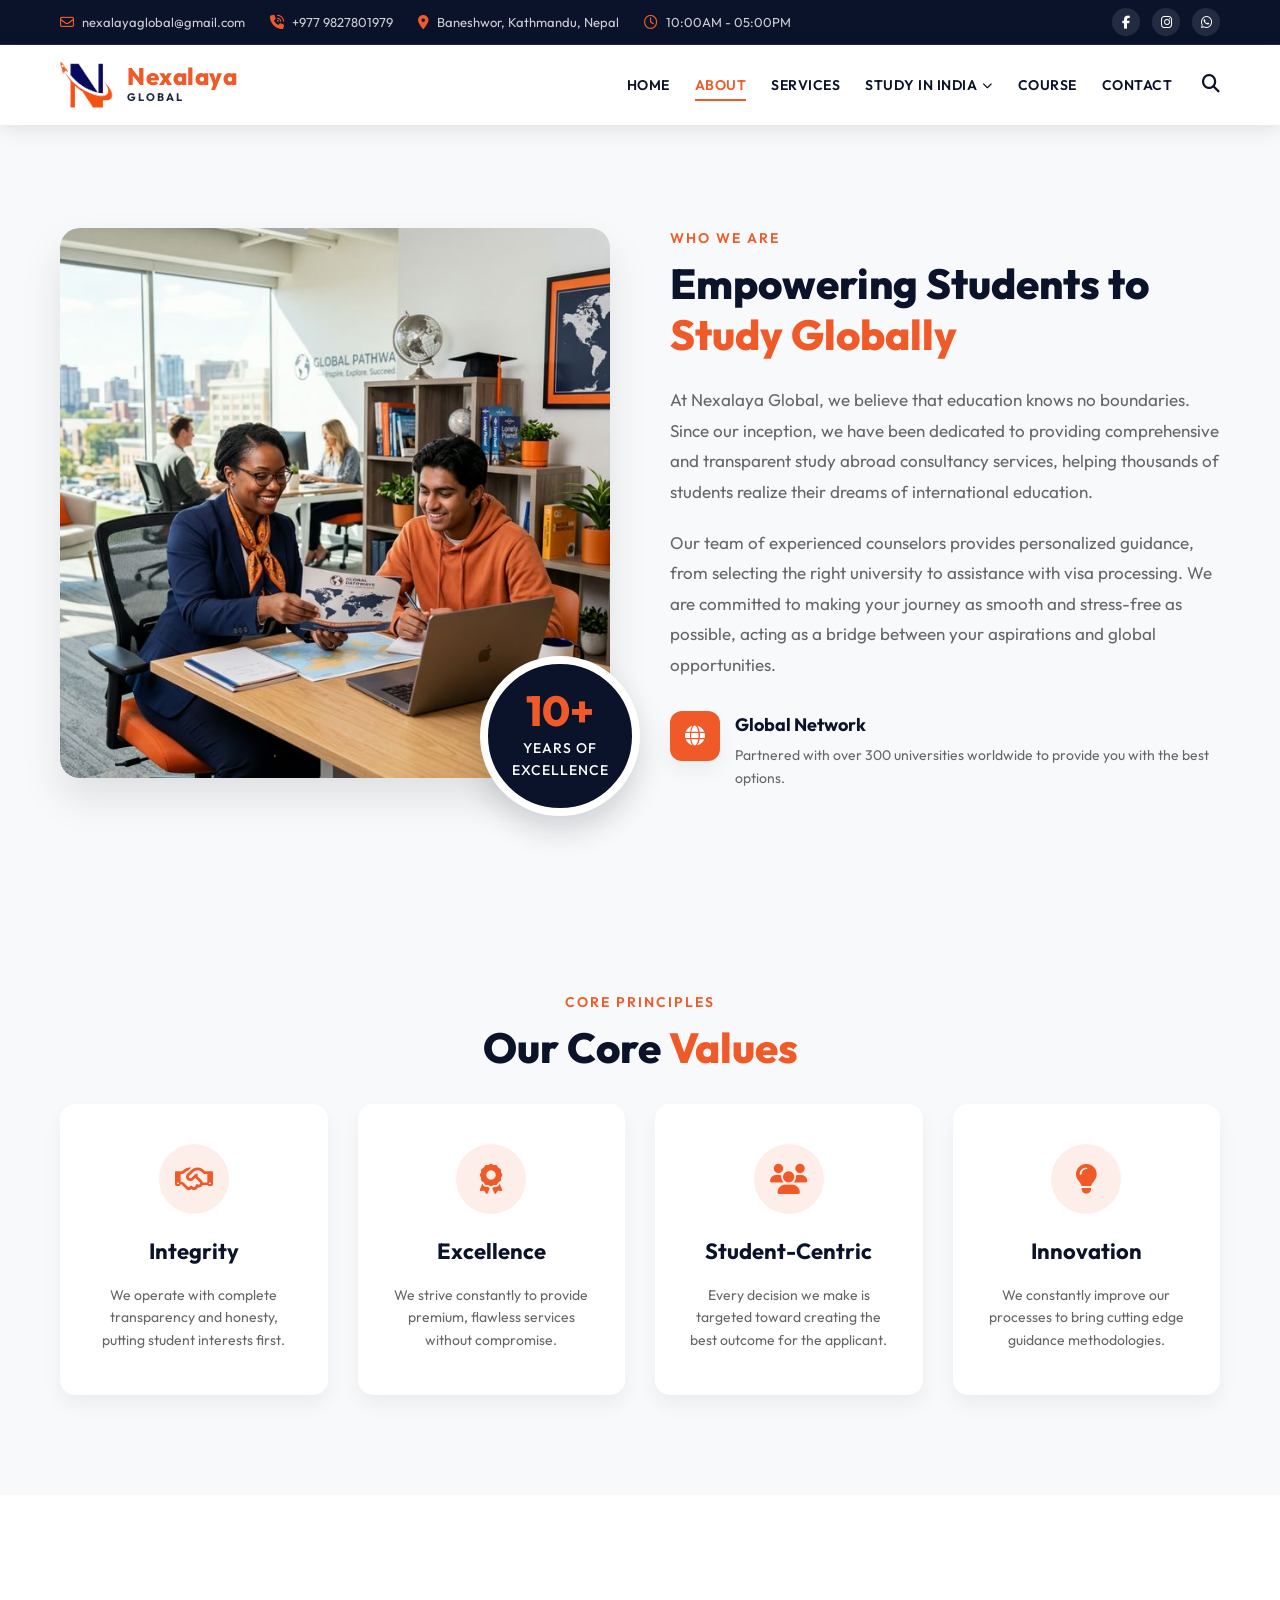
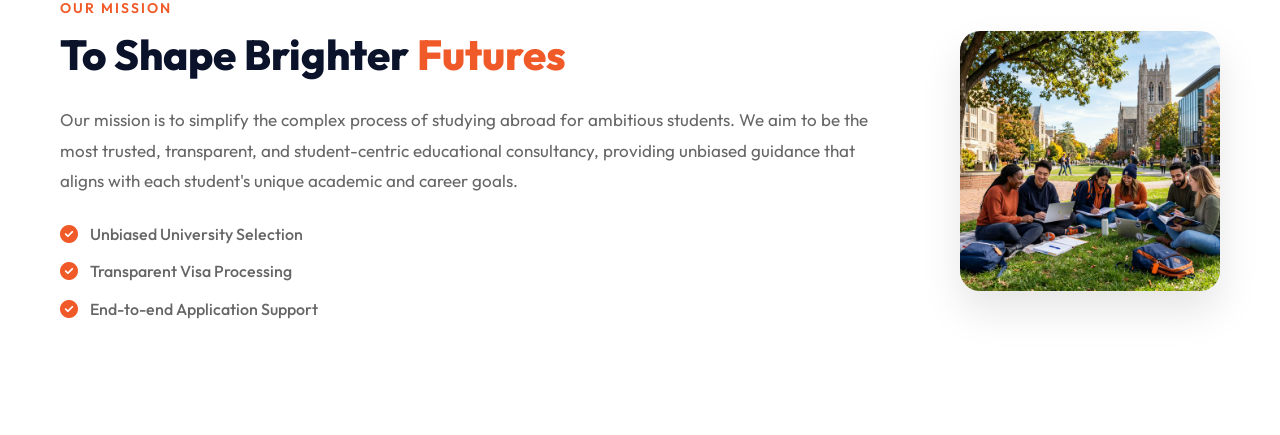
<file: about.html>
<!DOCTYPE html>
<html lang="en">

<head>
    <meta charset="UTF-8">
    <meta name="viewport" content="width=device-width, initial-scale=1.0">
    <title>About Us | Nexalaya Global</title>
    <!-- Google Fonts -->
    <link rel="preconnect" href="https://fonts.googleapis.com">
    <link rel="preconnect" href="https://fonts.gstatic.com" crossorigin>
    <link href="https://fonts.googleapis.com/css2?family=Outfit:wght@300;400;500;600;700;800&display=swap"
        rel="stylesheet">
    <!-- Font Awesome -->
    <link rel="stylesheet" href="https://cdnjs.cloudflare.com/ajax/libs/font-awesome/6.4.0/css/all.min.css">
    <!-- Custom CSS -->
    <link rel="stylesheet" href="assets/css/style.css">
</head>

<body>

    <!-- Top Bar -->
    <div class="top-bar">
        <div class="container top-bar-inner">
            <div class="top-bar-left">
                <div class="top-info-item">
                    <i class="fa-regular fa-envelope"></i>
                    <span>nexalayaglobal@gmail.com</span>
                </div>
                <div class="top-info-item">
                    <i class="fa-solid fa-phone-volume"></i>
                    <span>+977 9827801979</span>
                </div>
                <div class="top-info-item">
                    <i class="fa-solid fa-location-dot"></i>
                    <span>Baneshwor, Kathmandu, Nepal</span>
                </div>
                <div class="top-info-item">
                    <i class="fa-regular fa-clock"></i>
                    <span>10:00AM - 05:00PM</span>
                </div>
            </div>
            <div class="top-bar-right">
                <div class="social-links">
                    <a href="https://www.facebook.com/profile.php?id=61577341327985" aria-label="Facebook"><i
                            class="fa-brands fa-facebook-f"></i></a>
                    <a href="https://www.instagram.com/nexalayaglobal/" aria-label="Instagram"><i
                            class="fa-brands fa-instagram"></i></a>
                    <a href="#" aria-label="WhatsApp"><i class="fa-brands fa-whatsapp"></i></a>
                </div>
            </div>
        </div>
    </div>

    <!-- Main Header -->
    <header class="main-header" id="main-header">
        <div class="container header-inner">
            <!-- Logo Section -->
            <a href="index.html" class="logo-container">
                <img src="assets/images/logo.png" alt="Nexalaya Global Logo" class="brand-logo-img">
                <div class="logo-text fallback-text">
                    <span class="logo-title" style="color: var(--secondary-color);">Nexalaya</span>
                    <span class="logo-subtitle" style="color: var(--primary-color);">GLOBAL</span>
                </div>
            </a>

            <!-- Mobile Menu Toggle Button -->
            <button class="mobile-menu-toggle" aria-label="Open Menu">
                <i class="fa-solid fa-bars"></i>
            </button>

            <!-- Navigation Menu -->
            <nav class="main-nav">
                <ul>
                    <li><a href="index.html">HOME</a></li>
                    <li><a href="about.html" class="active">ABOUT </a></li>
                    <li><a href="services.html">SERVICES</a></li>
                    <li class="dropdown">
                        <a href="study-in-india.html" class="dropdown-toggle">STUDY IN INDIA <i
                                class="fa-solid fa-chevron-down nav-arrow"></i></a>
                        <ul class="dropdown-menu">
                            <li><a href="#">SRM Trichy</a></li>
                            <li><a href="#">Chitkara University</a></li>
                            <li><a href="#">Sardha University</a></li>
                            <li><a href="#">SRM Ramapuram</a></li>
                            <li><a href="#">IIT Bombay</a></li>
                            <li><a href="#">Jawaharlal Nehru University</a></li>
                            <li><a href="#">Anna University</a></li>
                            <li><a href="#">Calcutta University</a></li>
                            <li><a href="#">Pune University</a></li>
                        </ul>
                    </li>
                    <li><a href="index.html#trending-courses">COURSE</a></li>
                    <li><a href="index.html#contact">CONTACT</a></li>
                </ul>
                <div class="nav-search">
                    <button aria-label="Search"><i class="fa-solid fa-magnifying-glass"></i></button>
                </div>
            </nav>
        </div>
    </header>

    <!-- About Section -->
    <section class="about-section padding-100" id="about">
        <div class="container about-container two-column">
            <div class="about-image-side position-relative">
                <img src="assets/images/about.png" alt="Nexalaya Global Consultants"
                    class="rounded-image shadow-premium">
                <div class="experience-badge bg-primary twist-effect">
                    <span class="exp-years color-secondary">10+</span>
                    <span class="exp-text color-white">Years of<br>Excellence</span>
                </div>
            </div>
            <div class="about-text-side">
                <span class="section-subtitle color-secondary">Who We Are</span>
                <h2 class="section-title color-primary">Empowering Students to <span class="color-secondary">Study
                        Globally</span></h2>
                <p class="section-description color-text-light mb-20">
                    At Nexalaya Global, we believe that education knows no boundaries. Since our inception, we have been
                    dedicated to providing comprehensive and transparent study abroad consultancy services, helping
                    thousands of students realize their dreams of international education.
                </p>
                <p class="section-description color-text-light mb-20">
                    Our team of experienced counselors provides personalized guidance, from selecting the right
                    university
                    to assistance with visa processing. We are committed to making your journey as smooth and
                    stress-free
                    as possible, acting as a bridge between your aspirations and global opportunities.
                </p>
                <div class="about-features">
                    <div class="feature-item">
                        <div class="icon-box bg-secondary color-white shadow-soft"><i class="fa-solid fa-globe"></i>
                        </div>
                        <div class="feature-content">
                            <h4 class="color-primary">Global Network</h4>
                            <p class="color-text-light text-sm">Partnered with over 300 universities worldwide to
                                provide you with the best options.</p>
                        </div>
                    </div>
                </div>
            </div>
        </div>
    </section>

    <!-- Values Section -->
    <section class="values-section padding-100 bg-light">
        <div class="container text-center">
            <span class="section-subtitle color-secondary">Core Principles</span>
            <h2 class="section-title color-primary">Our Core <span class="color-secondary">Values</span></h2>

            <div class="values-grid mt-30">
                <div class="value-card shadow-soft">
                    <div class="value-icon"><i class="fa-regular fa-handshake"></i></div>
                    <h3 class="color-primary">Integrity</h3>
                    <p class="color-text-light text-sm">We operate with complete transparency and honesty, putting
                        student interests first.</p>
                </div>
                <div class="value-card shadow-soft">
                    <div class="value-icon"><i class="fa-solid fa-award"></i></div>
                    <h3 class="color-primary">Excellence</h3>
                    <p class="color-text-light text-sm">We strive constantly to provide premium, flawless services
                        without compromise.</p>
                </div>
                <div class="value-card shadow-soft">
                    <div class="value-icon"><i class="fa-solid fa-users"></i></div>
                    <h3 class="color-primary">Student-Centric</h3>
                    <p class="color-text-light text-sm">Every decision we make is targeted toward creating the best
                        outcome for the applicant.</p>
                </div>
                <div class="value-card shadow-soft">
                    <div class="value-icon"><i class="fa-solid fa-lightbulb"></i></div>
                    <h3 class="color-primary">Innovation</h3>
                    <p class="color-text-light text-sm">We constantly improve our processes to bring cutting edge
                        guidance methodologies.</p>
                </div>
            </div>
        </div>
    </section>

    <!-- Mission Section -->
    <section class="mission-section padding-100 bg-white">
        <div class="container two-column align-center">
            <div class="mission-text-side">
                <span class="section-subtitle color-secondary">Our Mission</span>
                <h2 class="section-title color-primary">To Shape Brighter <span class="color-secondary">Futures</span>
                </h2>
                <p class="section-description color-text-light mb-20">
                    Our mission is to simplify the complex process of studying abroad for ambitious students. We aim to
                    be the most trusted, transparent, and student-centric educational consultancy, providing unbiased
                    guidance that aligns with each student's unique academic and career goals.
                </p>
                <ul class="mission-list color-text-light">
                    <li><i class="fa-solid fa-check-circle color-secondary"></i> Unbiased University Selection</li>
                    <li><i class="fa-solid fa-check-circle color-secondary"></i> Transparent Visa Processing</li>
                    <li><i class="fa-solid fa-check-circle color-secondary"></i> End-to-end Application Support</li>
                </ul>
            </div>
            <div class="mission-image-side">
                <img src="assets/images/hero.png" alt="Our Mission" class="rounded-image shadow-premium">
            </div>
        </div>
    </section>



    <!-- Scripts -->
    <script src="assets/js/script.js"></script>
</body>

</html>
</file>
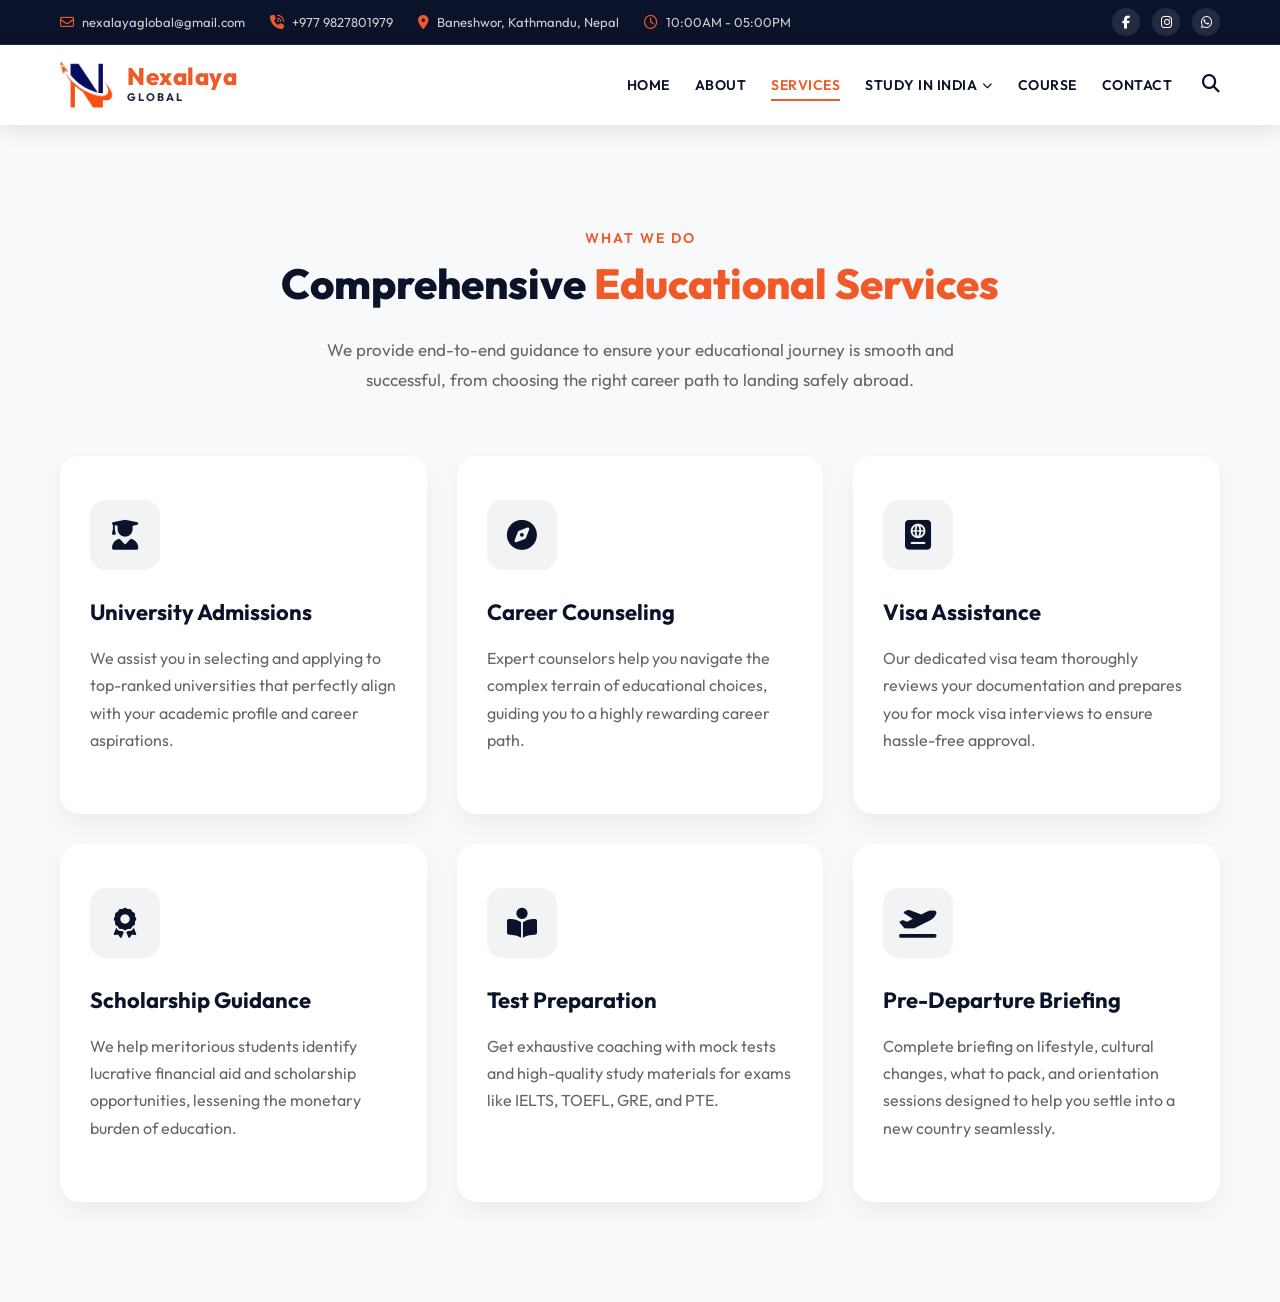
<file: services.html>
<!DOCTYPE html>
<html lang="en">

<head>
    <meta charset="UTF-8">
    <meta name="viewport" content="width=device-width, initial-scale=1.0">
    <title>Our Services | Nexalaya Global</title>
    <!-- Google Fonts -->
    <link rel="preconnect" href="https://fonts.googleapis.com">
    <link rel="preconnect" href="https://fonts.gstatic.com" crossorigin>
    <link href="https://fonts.googleapis.com/css2?family=Outfit:wght@300;400;500;600;700;800&display=swap"
        rel="stylesheet">
    <!-- Font Awesome -->
    <link rel="stylesheet" href="https://cdnjs.cloudflare.com/ajax/libs/font-awesome/6.4.0/css/all.min.css">
    <!-- Custom CSS -->
    <link rel="stylesheet" href="assets/css/style.css">
</head>

<body>

    <!-- Top Bar -->
    <div class="top-bar">
        <div class="container top-bar-inner">
            <div class="top-bar-left">
                <div class="top-info-item">
                    <i class="fa-regular fa-envelope"></i>
                    <span>nexalayaglobal@gmail.com</span>
                </div>
                <div class="top-info-item">
                    <i class="fa-solid fa-phone-volume"></i>
                    <span>+977 9827801979</span>
                </div>
                <div class="top-info-item">
                    <i class="fa-solid fa-location-dot"></i>
                    <span>Baneshwor, Kathmandu, Nepal</span>
                </div>
                <div class="top-info-item">
                    <i class="fa-regular fa-clock"></i>
                    <span>10:00AM - 05:00PM</span>
                </div>
            </div>
            <div class="top-bar-right">
                <div class="social-links">
                    <a href="https://www.facebook.com/profile.php?id=61577341327985" aria-label="Facebook"><i
                            class="fa-brands fa-facebook-f"></i></a>
                    <a href="https://www.instagram.com/nexalayaglobal/" aria-label="Instagram"><i
                            class="fa-brands fa-instagram"></i></a>
                    <a href="#" aria-label="WhatsApp"><i class="fa-brands fa-whatsapp"></i></a>
                </div>
            </div>
        </div>
    </div>

    <!-- Main Header -->
    <header class="main-header" id="main-header">
        <div class="container header-inner">
            <!-- Logo Section -->
            <a href="index.html" class="logo-container">
                <img src="assets/images/logo.png" alt="Nexalaya Global Logo" class="brand-logo-img">
                <div class="logo-text fallback-text">
                    <span class="logo-title" style="color: var(--secondary-color);">Nexalaya</span>
                    <span class="logo-subtitle" style="color: var(--primary-color);">GLOBAL</span>
                </div>
            </a>

            <!-- Mobile Menu Toggle Button -->
            <button class="mobile-menu-toggle" aria-label="Open Menu">
                <i class="fa-solid fa-bars"></i>
            </button>

            <!-- Navigation Menu -->
            <nav class="main-nav">
                <ul>
                    <li><a href="index.html">HOME</a></li>
                    <li><a href="about.html">ABOUT </a></li>
                    <li><a href="services.html" class="active">SERVICES</a></li>
                    <li class="dropdown">
                        <a href="study-in-india.html" class="dropdown-toggle">STUDY IN INDIA <i
                                class="fa-solid fa-chevron-down nav-arrow"></i></a>
                        <ul class="dropdown-menu">
                            <li><a href="#">SRM Trichy</a></li>
                            <li><a href="#">Chitkara University</a></li>
                            <li><a href="#">Sardha University</a></li>
                            <li><a href="#">SRM Ramapuram</a></li>
                            <li><a href="#">IIT Bombay</a></li>
                            <li><a href="#">Jawaharlal Nehru University</a></li>
                            <li><a href="#">Anna University</a></li>
                            <li><a href="#">Calcutta University</a></li>
                            <li><a href="#">Pune University</a></li>
                        </ul>
                    </li>
                    <li><a href="index.html#trending-courses">COURSE</a></li>
                    <li><a href="index.html#contact">CONTACT</a></li>
                </ul>
                <div class="nav-search">
                    <button aria-label="Search"><i class="fa-solid fa-magnifying-glass"></i></button>
                </div>
            </nav>
        </div>
    </header>


    <!-- Services Grid Section -->
    <section class="padding-100 bg-light">
        <div class="container text-center">
            <span class="section-subtitle color-secondary">What We Do</span>
            <h2 class="section-title color-primary">Comprehensive <span class="color-secondary">Educational
                    Services</span></h2>
            <p class="section-description color-text-light mx-auto max-w-700 mb-40">
                We provide end-to-end guidance to ensure your educational journey is smooth and successful, from
                choosing the right career path to landing safely abroad.
            </p>

            <div class="services-grid mt-30">
                <!-- Service 1 -->
                <div class="service-card shadow-soft bg-white">
                    <div class="service-icon">
                        <i class="fa-solid fa-user-graduate"></i>
                    </div>
                    <div class="service-content">
                        <h3 class="color-primary">University Admissions</h3>
                        <p class="color-text-light">We assist you in selecting and applying to top-ranked universities
                            that perfectly align with your academic profile and career aspirations.</p>
                        <!--<a href="service-career-counseling.html" class="btn-text color-secondary mt-20">Learn More <i
                                class="fa-solid fa-arrow-right"></i></a>-->
                    </div>
                </div>

                <!-- Service 2 -->
                <div class="service-card shadow-soft bg-white">
                    <div class="service-icon">
                        <i class="fa-solid fa-compass"></i>
                    </div>
                    <div class="service-content">
                        <h3 class="color-primary">Career Counseling</h3>
                        <p class="color-text-light">Expert counselors help you navigate the complex terrain of
                            educational choices, guiding you to a highly rewarding career path.</p>
                        <!--<a href="service-career-counseling.html" class="btn-text color-secondary mt-20">Learn More <i
                                class="fa-solid fa-arrow-right"></i></a>-->
                    </div>
                </div>

                <!-- Service 3 -->
                <div class="service-card shadow-soft bg-white">
                    <div class="service-icon">
                        <i class="fa-solid fa-passport"></i>
                    </div>
                    <div class="service-content">
                        <h3 class="color-primary">Visa Assistance</h3>
                        <p class="color-text-light">Our dedicated visa team thoroughly reviews your documentation and
                            prepares you for mock visa interviews to ensure hassle-free approval.</p>
                        <!--<a href="service-career-counseling.html" class="btn-text color-secondary mt-20">Learn More <i
                                class="fa-solid fa-arrow-right"></i></a>-->
                    </div>
                </div>

                <!-- Service 4 -->
                <div class="service-card shadow-soft bg-white">
                    <div class="service-icon">
                        <i class="fa-solid fa-award"></i>
                    </div>
                    <div class="service-content">
                        <h3 class="color-primary">Scholarship Guidance</h3>
                        <p class="color-text-light">We help meritorious students identify lucrative financial aid and
                            scholarship opportunities, lessening the monetary burden of education.</p>
                        <!--<a href="service-career-counseling.html" class="btn-text color-secondary mt-20">Learn More <i
                                class="fa-solid fa-arrow-right"></i></a>-->
                    </div>
                </div>

                <!-- Service 5 -->
                <div class="service-card shadow-soft bg-white">
                    <div class="service-icon">
                        <i class="fa-solid fa-book-open-reader"></i>
                    </div>
                    <div class="service-content">
                        <h3 class="color-primary">Test Preparation</h3>
                        <p class="color-text-light">Get exhaustive coaching with mock tests and high-quality study
                            materials for exams like IELTS, TOEFL, GRE, and PTE.</p>
                        <!--<a href="service-career-counseling.html" class="btn-text color-secondary mt-20">Learn More <i
                                class="fa-solid fa-arrow-right"></i></a>-->
                    </div>
                </div>

                <!-- Service 6 -->
                <div class="service-card shadow-soft bg-white">
                    <div class="service-icon">
                        <i class="fa-solid fa-plane-departure"></i>
                    </div>
                    <div class="service-content">
                        <h3 class="color-primary">Pre-Departure Briefing</h3>
                        <p class="color-text-light">Complete briefing on lifestyle, cultural changes, what to pack, and
                            orientation sessions designed to help you settle into a new country seamlessly.</p>
                        <!--<a href="service-career-counseling.html" class="btn-text color-secondary mt-20">Learn More <i
                                class="fa-solid fa-arrow-right"></i></a>-->
                    </div>
                </div>
            </div>
        </div>
    </section>

    <!-- Scripts -->
    <script src="assets/js/script.js"></script>
</body>

</html>
</file>
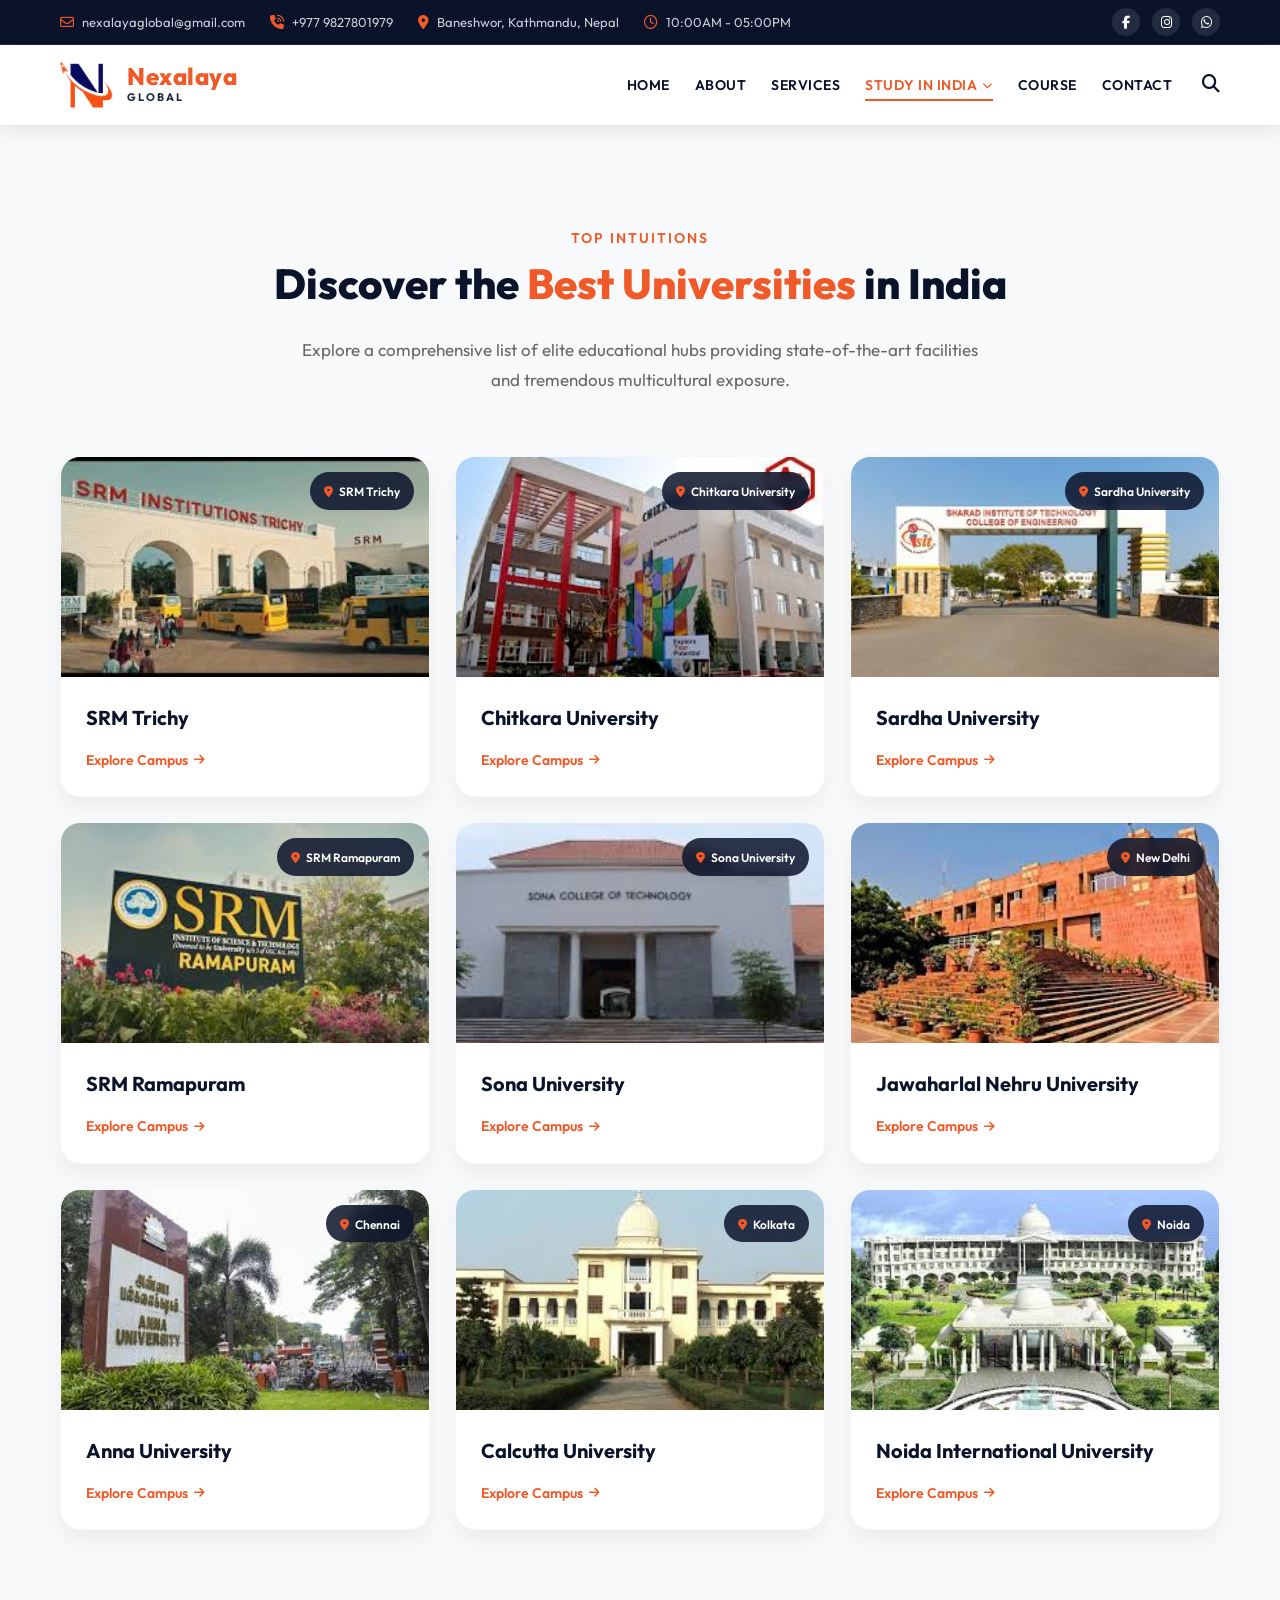
<file: study-in-india.html>
<!DOCTYPE html>
<html lang="en">

<head>
    <meta charset="UTF-8">
    <meta name="viewport" content="width=device-width, initial-scale=1.0">
    <title>Study In India | Nexalaya Global</title>
    <!-- Google Fonts -->
    <link rel="preconnect" href="https://fonts.googleapis.com">
    <link rel="preconnect" href="https://fonts.gstatic.com" crossorigin>
    <link href="https://fonts.googleapis.com/css2?family=Outfit:wght@300;400;500;600;700;800&display=swap"
        rel="stylesheet">
    <!-- Font Awesome -->
    <link rel="stylesheet" href="https://cdnjs.cloudflare.com/ajax/libs/font-awesome/6.4.0/css/all.min.css">
    <!-- Custom CSS -->
    <link rel="stylesheet" href="assets/css/style.css">
</head>

<body>

    <!-- Top Bar -->
    <div class="top-bar">
        <div class="container top-bar-inner">
            <div class="top-bar-left">
                <div class="top-info-item">
                    <i class="fa-regular fa-envelope"></i>
                    <span>nexalayaglobal@gmail.com</span>
                </div>
                <div class="top-info-item">
                    <i class="fa-solid fa-phone-volume"></i>
                    <span>+977 9827801979</span>
                </div>
                <div class="top-info-item">
                    <i class="fa-solid fa-location-dot"></i>
                    <span>Baneshwor, Kathmandu, Nepal</span>
                </div>
                <div class="top-info-item">
                    <i class="fa-regular fa-clock"></i>
                    <span>10:00AM - 05:00PM</span>
                </div>
            </div>
            <div class="top-bar-right">
                <div class="social-links">
                    <a href="https://www.facebook.com/profile.php?id=61577341327985" aria-label="Facebook"><i
                            class="fa-brands fa-facebook-f"></i></a>
                    <a href="https://www.instagram.com/nexalayaglobal/" aria-label="Instagram"><i
                            class="fa-brands fa-instagram"></i></a>
                    <a href="#" aria-label="WhatsApp"><i class="fa-brands fa-whatsapp"></i></a>
                </div>
            </div>
        </div>
    </div>

    <!-- Main Header -->
    <header class="main-header" id="main-header">
        <div class="container header-inner">
            <!-- Logo Section -->
            <a href="index.html" class="logo-container">
                <img src="assets/images/logo.png" alt="Nexalaya Global Logo" class="brand-logo-img">
                <div class="logo-text fallback-text">
                    <span class="logo-title" style="color: var(--secondary-color);">Nexalaya</span>
                    <span class="logo-subtitle" style="color: var(--primary-color);">GLOBAL</span>
                </div>
            </a>

            <!-- Mobile Menu Toggle Button -->
            <button class="mobile-menu-toggle" aria-label="Open Menu">
                <i class="fa-solid fa-bars"></i>
            </button>

            <!-- Navigation Menu -->
            <nav class="main-nav">
                <ul>
                    <li><a href="index.html">HOME</a></li>
                    <li><a href="about.html">ABOUT </a></li>
                    <li><a href="services.html">SERVICES</a></li>
                    <li class="dropdown">
                        <a href="study-in-india.html" class="dropdown-toggle active">STUDY IN INDIA <i
                                class="fa-solid fa-chevron-down nav-arrow"></i></a>
                        <ul class="dropdown-menu">
                            <li><a href="#">SRM Trichy</a></li>
                            <li><a href="#">Chitkara University</a></li>
                            <li><a href="#">Sardha University</a></li>
                            <li><a href="#">SRM Ramapuram</a></li>
                            <li><a href="#">IIT Bombay</a></li>
                            <li><a href="#">Jawaharlal Nehru University</a></li>
                            <li><a href="#">Anna University</a></li>
                            <li><a href="#">Calcutta University</a></li>
                            <li><a href="#">Pune University</a></li>
                        </ul>
                    </li>
                    <li><a href="index.html#trending-courses">COURSE</a></li>
                    <li><a href="index.html#contact">CONTACT</a></li>
                </ul>
                <div class="nav-search">
                    <button aria-label="Search"><i class="fa-solid fa-magnifying-glass"></i></button>
                </div>
            </nav>
        </div>
    </header>

    <!-- Universities Grid Section -->
    <section class="padding-100 bg-light">
        <div class="container text-center">
            <span class="section-subtitle color-secondary">Top Intuitions</span>
            <h2 class="section-title color-primary">Discover the <span class="color-secondary">Best Universities</span>
                in India</h2>
            <p class="section-description color-text-light mx-auto max-w-700 mb-40">
                Explore a comprehensive list of elite educational hubs providing state-of-the-art facilities and
                tremendous multicultural exposure.
            </p>

            <div class="universities-grid">
                <!-- Card 1 -->
                <div class="university-card shadow-soft">
                    <div class="univ-img-wrapper">
                        <img src="assets/images/srm trichy.jpeg" alt="SRM Trichy" class="univ-img">
                        <div class="univ-overlay">
                            <span class="univ-location"><i class="fa-solid fa-location-dot"></i> SRM Trichy</span>
                        </div>
                    </div>
                    <div class="univ-info">
                        <h3 class="univ-name color-primary">SRM Trichy</h3>
                        <a href="#" class="btn-text color-secondary">Explore Campus <i
                                class="fa-solid fa-arrow-right"></i></a>
                    </div>
                </div>
                <!-- Card 2 -->
                <div class="university-card shadow-soft">
                    <div class="univ-img-wrapper">
                        <img src="assets/images/chitkara.jpeg" alt="Chitkara University" class="univ-img">
                        <div class="univ-overlay">
                            <span class="univ-location"><i class="fa-solid fa-location-dot"></i> Chitkara
                                University</span>
                        </div>
                    </div>
                    <div class="univ-info">
                        <h3 class="univ-name color-primary">Chitkara University</h3>
                        <a href="#" class="btn-text color-secondary">Explore Campus <i
                                class="fa-solid fa-arrow-right"></i></a>
                    </div>
                </div>
                <!-- Card 3 -->
                <div class="university-card shadow-soft">
                    <div class="univ-img-wrapper">
                        <img src="assets/images/sardha.jpeg" alt="Sardha University" class="univ-img">
                        <div class="univ-overlay">
                            <span class="univ-location"><i class="fa-solid fa-location-dot"></i> Sardha
                                University</span>
                        </div>
                    </div>
                    <div class="univ-info">
                        <h3 class="univ-name color-primary">Sardha University</h3>
                        <a href="#" class="btn-text color-secondary">Explore Campus <i
                                class="fa-solid fa-arrow-right"></i></a>
                    </div>
                </div>
                <!-- Card 4 -->
                <div class="university-card shadow-soft">
                    <div class="univ-img-wrapper">
                        <img src="assets/images/srm ramapuram.jpeg" alt="SRM Ramapuram" class="univ-img">
                        <div class="univ-overlay">
                            <span class="univ-location"><i class="fa-solid fa-location-dot"></i> SRM
                                Ramapuram</span>
                        </div>
                    </div>
                    <div class="univ-info">
                        <h3 class="univ-name color-primary">SRM Ramapuram</h3>
                        <a href="#" class="btn-text color-secondary">Explore Campus <i
                                class="fa-solid fa-arrow-right"></i></a>
                    </div>
                </div>
                <!-- Card 5 -->
                <div class="university-card shadow-soft">
                    <div class="univ-img-wrapper">
                        <img src="assets/images/sona.jpeg" alt="Sona University" class="univ-img">
                        <div class="univ-overlay">
                            <span class="univ-location"><i class="fa-solid fa-location-dot"></i> Sona
                                University</span>
                        </div>
                    </div>
                    <div class="univ-info">
                        <h3 class="univ-name color-primary">Sona University</h3>
                        <a href="#" class="btn-text color-secondary">Explore Campus <i
                                class="fa-solid fa-arrow-right"></i></a>
                    </div>
                </div>
                <!-- Card 6 -->
                <div class="university-card shadow-soft">
                    <div class="univ-img-wrapper">
                        <img src="assets/images/Jawaharlal Nehru University.jpeg" alt="JNU" class="univ-img">
                        <div class="univ-overlay">
                            <span class="univ-location"><i class="fa-solid fa-location-dot"></i> New Delhi</span>
                        </div>
                    </div>
                    <div class="univ-info">
                        <h3 class="univ-name color-primary">Jawaharlal Nehru University</h3>
                        <a href="#" class="btn-text color-secondary">Explore Campus <i
                                class="fa-solid fa-arrow-right"></i></a>
                    </div>
                </div>
                <!-- Card 7 -->
                <div class="university-card shadow-soft">
                    <div class="univ-img-wrapper">
                        <img src="assets/images/anna.jpeg" alt="Anna University" class="univ-img">
                        <div class="univ-overlay">
                            <span class="univ-location"><i class="fa-solid fa-location-dot"></i> Chennai</span>
                        </div>
                    </div>
                    <div class="univ-info">
                        <h3 class="univ-name color-primary">Anna University</h3>
                        <a href="#" class="btn-text color-secondary">Explore Campus <i
                                class="fa-solid fa-arrow-right"></i></a>
                    </div>
                </div>
                <!-- Card 8 -->
                <div class="university-card shadow-soft">
                    <div class="univ-img-wrapper">
                        <img src="assets/images/Calcutta University.jpeg" alt="Calcutta University" class="univ-img">
                        <div class="univ-overlay">
                            <span class="univ-location"><i class="fa-solid fa-location-dot"></i> Kolkata</span>
                        </div>
                    </div>
                    <div class="univ-info">
                        <h3 class="univ-name color-primary">Calcutta University</h3>
                        <a href="#" class="btn-text color-secondary">Explore Campus <i
                                class="fa-solid fa-arrow-right"></i></a>
                    </div>
                </div>
                <!-- Card 9 -->
                <div class="university-card shadow-soft">
                    <div class="univ-img-wrapper">
                        <img src="assets/images/noida.jpeg" alt="Noida International University" class="univ-img">
                        <div class="univ-overlay">
                            <span class="univ-location"><i class="fa-solid fa-location-dot"></i> Noida</span>
                        </div>
                    </div>
                    <div class="univ-info">
                        <h3 class="univ-name color-primary">Noida International University</h3>
                        <a href="#" class="btn-text color-secondary">Explore Campus <i
                                class="fa-solid fa-arrow-right"></i></a>
                    </div>
                </div>
            </div>
        </div>
    </section>

    <!-- Scripts -->
    <script src="assets/js/script.js"></script>
</body>

</html>
</file>
<file: assets/css/style.css>
/* ==============================
   CSS Variables & Reset
============================== */
:root {
    --primary-color: #0B132B;
    /* Dark Navy */
    --primary-light: #1A265A;
    --secondary-color: #F05A28;
    /* Vibrant Orange */
    --text-color: #333333;
    --text-light: #666666;
    --bg-light: #f8f9fa;
    --white: #ffffff;
    --black: #000000;
    --font-heading: 'Outfit', sans-serif;
    --font-body: 'Outfit', sans-serif;
    --transition: all 0.3s cubic-bezier(0.25, 0.8, 0.25, 1);
}

* {
    margin: 0;
    padding: 0;
    box-sizing: border-box;
}

body {
    font-family: var(--font-body);
    font-size: 16px;
    line-height: 1.6;
    color: var(--text-color);
    background-color: var(--white);
    overflow-x: hidden;
}

a {
    text-decoration: none;
    color: inherit;
    transition: var(--transition);
}

ul {
    list-style: none;
}

.container {
    max-width: 1200px;
    margin: 0 auto;
    padding: 0 20px;
}

/* ==============================
   Top Bar
============================== */
.top-bar {
    background-color: var(--primary-color);
    border-bottom: 1px solid rgba(255, 255, 255, 0.1);
    padding: 8px 0;
    font-size: 13px;
    color: rgba(255, 255, 255, 0.8);
}

.top-bar-inner {
    display: flex;
    justify-content: space-between;
    align-items: center;
    flex-wrap: wrap;
    gap: 15px;
}

.top-bar-left {
    display: flex;
    gap: 25px;
    flex-wrap: wrap;
}

.top-info-item {
    display: flex;
    align-items: center;
    gap: 8px;
}

.top-info-item i {
    color: var(--secondary-color);
    font-size: 14px;
}

.top-bar-right {
    display: flex;
    align-items: center;
    gap: 25px;
}

.social-links {
    display: flex;
    gap: 12px;
}

.social-links a {
    color: var(--white);
    width: 28px;
    height: 28px;
    display: flex;
    align-items: center;
    justify-content: center;
    border-radius: 50%;
    background-color: rgba(255, 255, 255, 0.1);
}

.social-links a:hover {
    background-color: var(--secondary-color);
    color: var(--white);
    transform: translateY(-2px);
}

.apply-online a {
    font-weight: 500;
    color: var(--white);
    display: flex;
    align-items: center;
    gap: 6px;
}

.apply-online a:hover {
    color: var(--secondary-color);
}

/* ==============================
   Main Header
============================== */
.main-header {
    background-color: var(--white);
    position: sticky;
    top: 0;
    z-index: 1000;
    box-shadow: 0 4px 20px rgba(0, 0, 0, 0.1);
    transition: var(--transition);
}

.main-header.scrolled {
    padding: 5px 0;
    background-color: rgba(255, 255, 255, 0.98);
    backdrop-filter: blur(10px);
}

.header-inner {
    display: flex;
    justify-content: space-between;
    align-items: center;
    height: 80px;
}

/* Logo */
.logo-container {
    display: flex;
    align-items: center;
    gap: 12px;
}

.brand-logo-img {
    max-height: 55px;
    width: auto;
}

.logo-icon-wrapper {
    display: none;
    /* Hide svg since we use img now */
}

.logo-text {
    display: none;
    /* Hide the fallback if img is set, or use it next to logo */
    flex-direction: column;
}

/* Fallback visible only if image fails or is removed */
.fallback-text {
    display: flex;
}

.logo-title {
    font-size: 24px;
    font-weight: 800;
    line-height: 1.1;
    letter-spacing: 0.5px;
}

.logo-subtitle {
    font-size: 11px;
    font-weight: 700;
    letter-spacing: 2px;
    opacity: 0.9;
}

/* Navigation */
.main-nav {
    display: flex;
    align-items: center;
    gap: 30px;
}

.main-nav ul {
    display: flex;
    gap: 25px;
}

.main-nav ul li a {
    color: var(--primary-color);
    font-size: 14px;
    font-weight: 600;
    letter-spacing: 0.5px;
    padding: 10px 0;
    position: relative;
    display: flex;
    align-items: center;
    gap: 5px;
}

.nav-arrow {
    font-size: 10px;
}

.main-nav ul li a::after {
    content: '';
    position: absolute;
    bottom: 5px;
    left: 0;
    width: 0;
    height: 2px;
    background-color: var(--secondary-color);
    transition: var(--transition);
}

.main-nav ul li a:hover,
.main-nav ul li a.active {
    color: var(--secondary-color);
}

.main-nav ul li a:hover::after,
.main-nav ul li a.active::after {
    width: 100%;
}

/* Dropdown Menu */
.main-nav ul li.dropdown {
    position: relative;
}

.dropdown-menu {
    position: absolute;
    top: 100%;
    left: 0;
    width: 280px;
    /* Slightly wider */
    background-color: rgba(255, 255, 255, 0.65);
    /* Glass transparency */
    backdrop-filter: blur(20px);
    -webkit-backdrop-filter: blur(20px);
    box-shadow: 0 15px 35px rgba(0, 0, 0, 0.1), inset 0 0 0 1px rgba(255, 255, 255, 0.5);
    /* Soft outer shadow, glowing inner ring */
    border-radius: 16px;
    padding: 25px 0;
    /* More gaps at top/bottom */
    opacity: 0;
    visibility: hidden;
    transform: translateY(15px);
    transition: all 0.3s cubic-bezier(0.25, 0.8, 0.25, 1);
    z-index: 100;
    display: flex;
    flex-direction: column;
}

.dropdown-menu li {
    width: 100%;
}

.dropdown-menu li a {
    padding: 15px 35px;
    /* Matched to the original image spacing */
    display: block;
    color: var(--primary-color);
    font-weight: 500;
    font-size: 16px;
    transition: var(--transition);
}

.dropdown-menu li a::after {
    display: none;
}

.dropdown-menu li a:hover {
    background-color: rgba(0, 0, 0, 0.04);
    color: var(--secondary-color);
    padding-left: 45px;
    /* Indent slightly more for elegance */
}

/* Show on hover for desktop */
@media (min-width: 993px) {
    .main-nav ul li.dropdown:hover .dropdown-menu {
        opacity: 1;
        visibility: visible;
        transform: translateY(0);
    }
}

.nav-search button {
    background: transparent;
    border: none;
    color: var(--primary-color);
    font-size: 18px;
    cursor: pointer;
    transition: var(--transition);
}

.nav-search button:hover {
    transform: scale(1.1);
    color: var(--secondary-color);
}

.mobile-menu-toggle {
    display: none;
    background: transparent;
    border: none;
    color: var(--primary-color);
    font-size: 24px;
    cursor: pointer;
}

/* ==============================
   Hero Section
============================== */
.hero-section {
    position: relative;
    min-height: calc(100vh - 120px);
    padding: 80px 0;
    background: linear-gradient(135deg, #0B132B 0%, #1A265A 100%);
    background-size: cover;
    background-position: center;
    display: flex;
    align-items: center;
    overflow: hidden;
}

.hero-overlay {
    position: absolute;
    top: 0;
    left: 0;
    width: 100%;
    height: 100%;
    /* Add a subtle pattern overlay if desired */
    background-image: radial-gradient(rgba(255, 255, 255, 0.05) 1px, transparent 1px);
    background-size: 30px 30px;
    z-index: 1;
}

#particles-js {
    position: absolute;
    top: 0;
    left: 0;
    width: 100%;
    height: 100%;
    z-index: 2;
}

.hero-content.two-column {
    position: relative;
    z-index: 3;
    display: flex;
    align-items: center;
    justify-content: space-between;
    gap: 50px;
    max-width: 1200px;
    text-align: left;
    margin: 0 auto;
    color: var(--white);
}

.hero-text-side {
    flex: 1;
    max-width: 600px;
}

.hero-image-side {
    flex: 1;
    position: relative;
}

.image-wrapper {
    position: relative;
    z-index: 10;
}

.image-wrapper img {
    width: 100%;
    max-width: 550px;
    border-radius: 20px;
    box-shadow: 0 20px 40px rgba(0, 0, 0, 0.4);
    position: relative;
    z-index: 2;
    animation: fadeInUp 1s ease 0.5s both;
}

.decor-circle {
    position: absolute;
    border-radius: 50%;
    z-index: 1;
    animation: float 6s ease-in-out infinite;
}

.decor-1 {
    width: 150px;
    height: 150px;
    background: var(--secondary-color);
    top: -30px;
    right: -20px;
    opacity: 0.8;
}

.decor-2 {
    width: 200px;
    height: 200px;
    background: var(--primary-light);
    bottom: -40px;
    left: -30px;
}

@keyframes float {
    0% {
        transform: translateY(0px);
    }

    50% {
        transform: translateY(-20px);
    }

    100% {
        transform: translateY(0px);
    }
}

.hero-badge {
    display: inline-block;
    padding: 6px 16px;
    background: rgba(240, 90, 40, 0.1);
    border: 1px solid rgba(240, 90, 40, 0.3);
    color: var(--secondary-color);
    border-radius: 30px;
    font-size: 13px;
    font-weight: 600;
    letter-spacing: 1px;
    margin-bottom: 25px;
    text-transform: uppercase;
    backdrop-filter: blur(5px);
    animation: fadeInDown 1s ease;
}

.hero-title {
    font-size: 56px;
    font-weight: 800;
    line-height: 1.1;
    margin-bottom: 25px;
    animation: fadeInUp 1s ease 0.2s both;
}

.hero-title span {
    color: var(--secondary-color);
    /* Orange accent for Study Anywhere */
    position: relative;
    display: inline-block;
}

.hero-description {
    font-size: 18px;
    font-weight: 300;
    opacity: 0.9;
    margin-bottom: 40px;
    margin-left: 0;
    margin-right: 0;
    animation: fadeInUp 1s ease 0.4s both;
}

.hero-actions {
    display: flex;
    justify-content: flex-start;
    gap: 20px;
    margin-bottom: 50px;
    animation: fadeInUp 1s ease 0.6s both;
}

/* Buttons */
.btn {
    display: inline-flex;
    align-items: center;
    gap: 10px;
    padding: 14px 30px;
    border-radius: 5px;
    font-size: 15px;
    font-weight: 600;
    cursor: pointer;
    overflow: hidden;
    position: relative;
    z-index: 1;
}

.btn i {
    font-size: 16px;
}

.btn-primary {
    background-color: var(--secondary-color);
    color: var(--white);
    box-shadow: 0 10px 20px rgba(240, 90, 40, 0.2);
}

.btn-primary:hover {
    transform: translateY(-3px);
    box-shadow: 0 15px 25px rgba(240, 90, 40, 0.3);
    background-color: #e04a18;
}

.btn-secondary {
    background-color: transparent;
    color: var(--white);
    border: 1px solid rgba(255, 255, 255, 0.3);
}

.btn-secondary:hover {
    background-color: rgba(255, 255, 255, 0.1);
    border-color: var(--white);
}

.hero-stats {
    display: flex;
    justify-content: flex-start;
    gap: 50px;
    padding-top: 30px;
    border-top: 1px solid rgba(255, 255, 255, 0.1);
    animation: fadeInUp 1s ease 0.8s both;
}

.stat-item h3 {
    font-size: 32px;
    font-weight: 700;
    color: var(--secondary-color);
    margin-bottom: 5px;
}

.stat-item p {
    font-size: 14px;
    font-weight: 500;
    text-transform: uppercase;
    letter-spacing: 1px;
    opacity: 0.8;
}

/* Animations */
@keyframes fadeInUp {
    from {
        opacity: 0;
        transform: translateY(30px);
    }

    to {
        opacity: 1;
        transform: translateY(0);
    }
}

@keyframes fadeInDown {
    from {
        opacity: 0;
        transform: translateY(-30px);
    }

    to {
        opacity: 1;
        transform: translateY(0);
    }
}

/* ==============================
   Utilities & Common Classes
============================== */
.padding-100 {
    padding: 100px 0;
}

.mb-20 {
    margin-bottom: 20px;
}

.mt-30 {
    margin-top: 30px;
}

.color-primary {
    color: var(--primary-color);
}

.color-secondary {
    color: var(--secondary-color);
}

.color-white {
    color: var(--white);
}

.color-text-light {
    color: var(--text-light);
}

.bg-primary {
    background-color: var(--primary-color);
}

.bg-secondary {
    background-color: var(--secondary-color);
}

.position-relative {
    position: relative;
}

.rounded-image {
    border-radius: 20px;
    width: 100%;
    object-fit: cover;
}

.shadow-premium {
    box-shadow: 0 20px 40px rgba(0, 0, 0, 0.1);
}

.shadow-soft {
    box-shadow: 0 10px 20px rgba(0, 0, 0, 0.05);
}

.text-sm {
    font-size: 14px;
}

/* ==============================
   About Section
============================== */
.about-section {
    background-color: var(--bg-light);
    overflow: hidden;
}

.about-container {
    gap: 60px;
    display: flex;
    align-items: center;
    justify-content: space-between;
}

.about-image-side,
.about-text-side {
    flex: 1;
    position: relative;
}

.experience-badge {
    position: absolute;
    bottom: -30px;
    right: -30px;
    width: 160px;
    height: 160px;
    border-radius: 50%;
    display: flex;
    flex-direction: column;
    justify-content: center;
    align-items: center;
    text-align: center;
    border: 8px solid var(--white);
    box-shadow: 0 15px 30px rgba(11, 19, 43, 0.15);
    z-index: 2;
}

.exp-years {
    font-size: 42px;
    font-weight: 800;
    line-height: 1;
    margin-bottom: 5px;
}

.exp-text {
    font-size: 14px;
    font-weight: 500;
    text-transform: uppercase;
    letter-spacing: 1px;
}

.section-subtitle {
    display: inline-block;
    font-size: 14px;
    font-weight: 600;
    text-transform: uppercase;
    letter-spacing: 2px;
    margin-bottom: 10px;
}

.section-title {
    font-size: 42px;
    font-weight: 800;
    line-height: 1.2;
    margin-bottom: 25px;
}

.section-description {
    font-size: 17px;
    line-height: 1.8;
}

.about-features {
    display: flex;
    flex-direction: column;
    gap: 20px;
    margin-top: 30px;
}

.feature-item {
    display: flex;
    align-items: flex-start;
    gap: 15px;
}

.icon-box {
    width: 50px;
    height: 50px;
    border-radius: 12px;
    display: flex;
    align-items: center;
    justify-content: center;
    font-size: 20px;
    flex-shrink: 0;
    transition: var(--transition);
}

.icon-box:hover {
    transform: translateY(-3px);
}

.feature-content h4 {
    font-size: 18px;
    font-weight: 700;
    margin-bottom: 5px;
}

/* ==============================
   Study in India Section (Slider)
============================== */
.study-india-section {
    background-color: var(--bg-light);
}

.max-w-700 {
    max-width: 700px;
}

.mx-auto {
    margin-left: auto;
    margin-right: auto;
}

.mb-40 {
    margin-bottom: 40px;
}

.slider-container {
    position: relative;
    width: 100%;
    margin-bottom: 30px;
}

.university-slider {
    display: flex;
    gap: 30px;
    overflow-x: auto;
    scroll-snap-type: x mandatory;
    padding: 20px 5px 30px;
    /* Padding for shadow and scrollbar */
    -webkit-overflow-scrolling: touch;
    scroll-behavior: smooth;
}


/* Custom Scrollbar */
.custom-scrollbar::-webkit-scrollbar {
    height: 8px;
}

.custom-scrollbar::-webkit-scrollbar-track {
    background: rgba(11, 19, 43, 0.05);
    border-radius: 10px;
}

.custom-scrollbar::-webkit-scrollbar-thumb {
    background: var(--primary-light);
    border-radius: 10px;
    border: 2px solid var(--bg-light);
}

.custom-scrollbar::-webkit-scrollbar-thumb:hover {
    background: var(--secondary-color);
}

.university-card {
    flex: 0 0 calc(33.333% - 20px);
    background: var(--white);
    border-radius: 20px;
    overflow: hidden;
    scroll-snap-align: start;
    transition: var(--transition);
    border: 1px solid rgba(0, 0, 0, 0.03);
    text-align: left;
}

.university-card:hover {
    transform: translateY(-8px);
    box-shadow: 0 25px 50px rgba(0, 0, 0, 0.1);
}

.univ-img-wrapper {
    position: relative;
    width: 100%;
    height: 220px;
    overflow: hidden;
}

.univ-img {
    width: 100%;
    height: 100%;
    object-fit: cover;
    transition: transform 0.6s ease;
}

.university-card:hover .univ-img {
    transform: scale(1.08);
}

.univ-overlay {
    position: absolute;
    top: 15px;
    right: 15px;
    background: rgba(11, 19, 43, 0.85);
    backdrop-filter: blur(4px);
    padding: 6px 14px;
    border-radius: 30px;
}

.univ-location {
    color: var(--white);
    font-size: 12px;
    font-weight: 600;
}

.univ-location i {
    color: var(--secondary-color);
    margin-right: 4px;
}

.univ-info {
    padding: 25px;
}

.univ-name {
    font-size: 20px;
    font-weight: 700;
    margin-bottom: 15px;
}

.btn-text {
    font-size: 14px;
    font-weight: 600;
    display: flex;
    align-items: center;
    gap: 6px;
}

.btn-text i {
    font-size: 12px;
    transition: var(--transition);
}

.btn-text:hover {
    color: var(--primary-color);
}

.btn-text:hover i {
    transform: translateX(5px);
}

/* ==============================
   Inner Pages (About, etc.)
============================== */
.universities-grid {
    display: grid;
    grid-template-columns: repeat(auto-fill, minmax(280px, 1fr));
    gap: 25px;
    padding-top: 20px;
}

.universities-grid .university-card {
    flex: unset;
    scroll-snap-align: unset;
    height: 100%;
    margin-bottom: 0;
}

.page-header {
    background: linear-gradient(135deg, rgba(11, 19, 43, 0.95), rgba(26, 38, 90, 0.95)), url('../images/hero.png') center/cover;
    padding: 100px 0 80px;
    text-align: center;
}

.page-title {
    font-size: 48px;
    font-weight: 800;
    margin-bottom: 15px;
    animation: fadeInUp 0.8s ease;
}

.breadcrumb {
    font-size: 15px;
    font-weight: 500;
    color: rgba(255, 255, 255, 0.7);
    animation: fadeInUp 1s ease;
}

.breadcrumb a {
    color: var(--white);
    transition: var(--transition);
}

.breadcrumb a:hover {
    color: var(--secondary-color);
}

.breadcrumb span {
    margin: 0 10px;
}

.breadcrumb .current {
    color: var(--secondary-color);
}

/* Mission Section */
.mission-section .two-column {
    display: flex;
    gap: 60px;
}

.align-center {
    align-items: center;
}

.mission-list {
    margin-top: 25px;
}

.mission-list li {
    margin-bottom: 12px;
    font-size: 16px;
    font-weight: 500;
    display: flex;
    align-items: center;
    gap: 12px;
}

.mission-list li i {
    font-size: 18px;
}

.bg-white {
    background-color: var(--white);
}

.bg-light {
    background-color: var(--bg-light);
}

/* Values Grid */
.text-center {
    text-align: center;
}

.values-grid {
    display: grid;
    grid-template-columns: repeat(auto-fit, minmax(260px, 1fr));
    gap: 30px;
}

.value-card {
    background-color: var(--white);
    border-radius: 15px;
    padding: 40px 30px;
    text-align: center;
    transition: var(--transition);
    border-bottom: 4px solid transparent;
}

.value-card:hover {
    transform: translateY(-10px);
    border-bottom-color: var(--secondary-color);
    box-shadow: 0 20px 40px rgba(0, 0, 0, 0.1);
}

.value-icon {
    width: 70px;
    height: 70px;
    background-color: rgba(240, 90, 40, 0.1);
    color: var(--secondary-color);
    border-radius: 50%;
    display: flex;
    align-items: center;
    justify-content: center;
    font-size: 30px;
    margin: 0 auto 20px;
    transition: var(--transition);
}

.value-card:hover .value-icon {
    background-color: var(--secondary-color);
    color: var(--white);
    transform: scale(1.1);
}

.value-card h3 {
    margin-bottom: 15px;
    font-size: 22px;
    font-weight: 700;
}

/* Services Grid */
.services-grid {
    display: grid;
    grid-template-columns: repeat(auto-fit, minmax(320px, 1fr));
    gap: 30px;
    padding-top: 20px;
}

.service-card {
    border-radius: 20px;
    padding: 40px 30px;
    text-align: left;
    transition: var(--transition);
    border-top: 4px solid transparent;
    position: relative;
    overflow: hidden;
    height: 100%;
}

.service-card:hover {
    transform: translateY(-8px);
    border-top-color: var(--secondary-color);
    box-shadow: 0 25px 50px rgba(0, 0, 0, 0.1);
}

.service-icon {
    width: 70px;
    height: 70px;
    background: rgba(11, 19, 43, 0.05);
    /* highly transparent primary */
    color: var(--primary-color);
    border-radius: 16px;
    display: flex;
    align-items: center;
    justify-content: center;
    font-size: 30px;
    margin-bottom: 25px;
    transition: var(--transition);
}

.service-card:hover .service-icon {
    background: var(--secondary-color);
    color: var(--white);
    transform: scale(1.1) rotate(5deg);
}

.service-content h3 {
    font-size: 22px;
    font-weight: 700;
    margin-bottom: 15px;
}

.service-content p {
    font-size: 16px;
    line-height: 1.7;
    margin-bottom: 20px;
}

/* Service Details / Blog Page */
.service-details-content {
    background-color: var(--white);
    border-radius: 20px;
    padding: 50px;
    box-shadow: 0 10px 40px rgba(0, 0, 0, 0.05);
    margin-top: -60px;
    /* Overlap with page header */
    position: relative;
    z-index: 10;
    text-align: left;
}

.service-details-img {
    width: 100%;
    height: auto;
    max-height: 450px;
    object-fit: cover;
    border-radius: 15px;
    margin-bottom: 30px;
    box-shadow: 0 10px 20px rgba(0, 0, 0, 0.1);
}

.service-details-text h2 {
    font-size: 32px;
    color: var(--primary-color);
    margin-bottom: 20px;
    line-height: 1.3;
}

.service-details-text p {
    font-size: 17px;
    color: var(--text-light);
    line-height: 1.8;
    margin-bottom: 20px;
}

.service-details-text ul {
    list-style: none;
    /* Custom bullets */
    margin-bottom: 30px;
    padding-left: 0;
}

.service-details-text ul li {
    font-size: 16px;
    color: var(--text-light);
    margin-bottom: 15px;
    padding-left: 30px;
    position: relative;
    line-height: 1.7;
}

.service-details-text ul li i {
    position: absolute;
    left: 0;
    top: 5px;
    color: var(--secondary-color);
    font-size: 14px;
}

/* ==============================
   Enquiry / Contact Section
============================== */
.enquiry-card {
    background-color: var(--primary-color);
    /* Updated to match the brand logo theme */
    border-radius: 20px;
    display: flex;
    align-items: stretch;
    position: relative;
    box-shadow: 0 20px 50px rgba(0, 0, 0, 0.15);
}

.enquiry-image-side {
    flex: 0 0 45%;
    position: relative;
    padding: 40px;
    /* Pads around the image so it sits perfectly inside */
}

.enquiry-img {
    width: 100%;
    height: 100%;
    object-fit: cover;
    border-radius: 30px;
    /* Matching the screenshot's fully rounded frame */
    box-shadow: 0 15px 35px rgba(0, 0, 0, 0.2);
    /* Gives the image a slight floating depth */
}

.enquiry-form-side {
    flex: 1;
    padding: 50px 50px 50px 10px;
    /* Balanced padding against the image side */
    position: relative;
}

.enquiry-form-side .form-title {
    color: var(--white);
    font-size: 32px;
    font-weight: 500;
    margin-bottom: 5px;
}

.enquiry-form-side .form-title span {
    font-weight: 800;
    position: relative;
}

.title-underline {
    width: 180px;
    height: 15px;
    display: block;
    margin-bottom: 30px;
}

.form-row {
    display: flex;
    gap: 20px;
    margin-bottom: 20px;
}

.form-group {
    flex: 1;
    display: flex;
    flex-direction: column;
}

.form-group label {
    color: rgba(255, 255, 255, 0.85);
    font-size: 13px;
    margin-bottom: 8px;
    font-weight: 400;
}

.form-control {
    background-color: transparent;
    border: 1px solid rgba(255, 255, 255, 0.4);
    border-radius: 8px;
    padding: 12px 15px;
    color: var(--white);
    font-size: 14px;
    font-family: inherit;
    transition: var(--transition);
}

.form-control::placeholder {
    color: rgba(255, 255, 255, 0.5);
}

.form-control:focus {
    outline: none;
    border-color: var(--white);
    background-color: rgba(255, 255, 255, 0.05);
}

select.form-control {
    appearance: none;
    background-image: url("data:image/svg+xml,%3Csvg xmlns='http://www.w3.org/2000/svg' width='12' height='12' viewBox='0 0 24 24' fill='none' stroke='white' stroke-width='2' stroke-linecap='round' stroke-linejoin='round'%3E%3Cpolyline points='6 9 12 15 18 9'%3E%3C/polyline%3E%3C/svg%3E");
    background-repeat: no-repeat;
    background-position: right 15px center;
    background-size: 12px;
}

select.form-control option {
    color: var(--text-color);
    background-color: var(--white);
    /* Native select menus can't be fully styled, so white BG for options */
}

.form-checkbox label {
    display: flex;
    align-items: flex-start;
    cursor: pointer;
    position: relative;
    padding-left: 28px;
}

.form-checkbox input[type="checkbox"] {
    position: absolute;
    opacity: 0;
    cursor: pointer;
    height: 0;
    width: 0;
}

.checkmark {
    position: absolute;
    top: 2px;
    left: 0;
    height: 18px;
    width: 18px;
    background-color: transparent;
    border: 1px solid rgba(255, 255, 255, 0.6);
    border-radius: 4px;
}

.form-checkbox:hover input~.checkmark {
    border-color: var(--white);
}

.form-checkbox input:checked~.checkmark {
    background-color: transparent;
    border-color: var(--white);
}

.checkmark:after {
    content: "";
    position: absolute;
    display: none;
}

.form-checkbox input:checked~.checkmark:after {
    display: block;
}

.form-checkbox .checkmark:after {
    left: 5px;
    top: 2px;
    width: 5px;
    height: 10px;
    border: solid white;
    border-width: 0 2px 2px 0;
    transform: rotate(45deg);
}

.checkbox-text {
    color: rgba(255, 255, 255, 0.85);
    font-size: 13px;
    line-height: 1.5;
}

.btn-outline-white {
    background-color: transparent;
    color: var(--white);
    border: 1px solid var(--white);
    border-radius: 8px;
    padding: 10px 30px;
    font-size: 16px;
    font-weight: 500;
    transition: var(--transition);
    cursor: pointer;
}

.btn-outline-white:hover {
    background-color: var(--white);
    color: #214088;
}

/* ==============================
   Trending Courses Section
============================== */
.course-filters {
    display: flex;
    justify-content: center;
    gap: 15px;
    flex-wrap: wrap;
}

.filter-btn {
    padding: 12px 30px;
    border-radius: 30px;
    border: 1px solid #B5C2D4;
    background-color: #B5C2D4;
    /* Light slate/gray blue from image */
    color: var(--white);
    font-size: 16px;
    font-weight: 500;
    cursor: pointer;
    transition: var(--transition);
}

.filter-btn.active,
.filter-btn:hover {
    background-color: #1A3E85;
    /* Deep blue from image */
    border-color: #1A3E85;
}

.courses-grid {
    display: grid;
    grid-template-columns: repeat(auto-fit, minmax(280px, 1fr));
    gap: 25px;
}

.course-card {
    background-color: var(--white);
    border-radius: 20px;
    border: 1px solid #EAEAEA;
    overflow: hidden;
    transition: var(--transition);
    text-align: left;
}

.course-card:hover {
    transform: translateY(-5px);
    box-shadow: 0 15px 30px rgba(0, 0, 0, 0.06);
    border-color: transparent;
}

.course-img {
    width: 100%;
    height: 220px;
    object-fit: cover;
}

.course-info {
    padding: 25px;
}

.course-info h3 {
    font-size: 20px;
    font-weight: 700;
    color: var(--text-color);
    margin: 0;
}

/* ==============================
   Journey CTA Banner Section
============================== */
.cta-card {
    background-color: var(--primary-color);
    border-radius: 30px;
    position: relative;
    /* Do NOT use overflow:hidden here, otherwise the image top won't pop out! */
    padding: 0;
    box-shadow: 0 20px 40px rgba(0, 0, 0, 0.1);
}

.cta-bg-wrapper {
    position: absolute;
    top: 0;
    left: 0;
    width: 100%;
    height: 100%;
    border-radius: 30px;
    overflow: hidden;
    /* Clips the background SVG but lets the image be free */
    z-index: 1;
}

.cta-bg-line {
    position: absolute;
    top: 50%;
    left: 50%;
    width: 150%;
    height: 150%;
    transform: translate(-50%, -50%);
    pointer-events: none;
}

.cta-content-wrapper {
    display: flex;
    align-items: center;
    position: relative;
    z-index: 2;
}

.cta-text-side {
    flex: 1;
    padding: 80px 40px 80px 80px;
}

.cta-title {
    color: var(--white);
    font-size: 42px;
    font-weight: 500;
    line-height: 1.3;
    margin-bottom: 20px;
}

.cta-title span {
    font-weight: 800;
    position: relative;
    display: inline-block;
}

.cta-description {
    color: rgba(255, 255, 255, 0.8);
    font-size: 18px;
    line-height: 1.6;
    max-width: 450px;
}

.cta-actions {
    display: flex;
    align-items: center;
    gap: 20px;
    flex-wrap: wrap;
}

.btn-cta-white {
    background-color: var(--white);
    color: var(--primary-color);
    padding: 12px 30px;
    border-radius: 12px;
    font-weight: 700;
    text-decoration: none;
    transition: var(--transition);
}

.btn-cta-white:hover {
    background-color: var(--secondary-color);
    color: var(--white);
}

.social-pill {
    background-color: var(--white);
    padding: 8px 15px;
    border-radius: 30px;
    display: flex;
    gap: 12px;
    align-items: center;
}

.social-icon {
    font-size: 20px;
    transition: var(--transition);
    border-radius: 5px;
    background-color: rgba(0, 0, 0, 0);
    width: 32px;
    height: 32px;
    display: flex;
    align-items: center;
    justify-content: center;
    text-decoration: none;
}

.social-icon:hover {
    transform: translateY(-3px);
    opacity: 0.8;
}

.cta-image-side {
    flex: 1;
    position: relative;
    height: 100%;
    min-height: 500px;
}

.cta-img {
    position: absolute;
    bottom: 0px;
    /* Align image flush to bottom of blue block */
    right: 50px;
    height: 115%;
    /* Creates the pop-out effect at the top */
    width: auto;
    object-fit: contain;
    z-index: 5;
}

.floating-icon {
    position: absolute;
    color: var(--white);
    font-size: 30px;
    opacity: 0.9;
    z-index: 4;
}

.icon-cap {
    top: -30px;
    right: 25%;
    font-size: 45px;
}

.icon-pin {
    top: 50px;
    left: 20px;
}

.icon-cert {
    bottom: 50px;
    right: 20px;
    font-size: 35px;
}

/* ==============================
   Footer Section
============================== */
.footer {
    background-color: var(--primary-color);
    color: var(--white);
    padding-top: 80px;
}

.footer-grid {
    display: grid;
    grid-template-columns: 2fr 1fr 1fr 1.5fr;
    gap: 40px;
    margin-bottom: 50px;
}

.footer-logo img {
    max-width: 200px;
}

.footer-desc {
    color: rgba(255, 255, 255, 0.7);
    font-size: 15px;
    line-height: 1.8;
}

.footer-contact p {
    color: rgba(255, 255, 255, 0.9);
    margin-bottom: 12px;
    display: flex;
    align-items: center;
    gap: 15px;
}

.footer-contact i {
    color: var(--secondary-color);
    font-size: 18px;
    width: 20px;
}

.widget-title {
    font-size: 20px;
    font-weight: 600;
    margin-bottom: 25px;
    position: relative;
    padding-bottom: 15px;
}

.widget-title::after {
    content: '';
    position: absolute;
    left: 0;
    bottom: 0;
    width: 40px;
    height: 3px;
    background-color: var(--secondary-color);
}

.footer-links {
    list-style: none;
    padding: 0;
    margin: 0;
}

.footer-links li {
    margin-bottom: 15px;
}

.footer-links a {
    color: rgba(255, 255, 255, 0.7);
    text-decoration: none;
    transition: var(--transition);
    display: inline-block;
}

.footer-links a:hover {
    color: var(--secondary-color);
    transform: translateX(5px);
}

.newsletter-form {
    display: flex;
    position: relative;
}

.newsletter-form input {
    width: 100%;
    padding: 12px 50px 12px 20px;
    border-radius: 30px;
    border: 1px solid rgba(255, 255, 255, 0.2);
    background-color: rgba(255, 255, 255, 0.05);
    color: var(--white);
    outline: none;
    transition: var(--transition);
}

.newsletter-form input:focus {
    border-color: var(--secondary-color);
}

.newsletter-form button {
    position: absolute;
    right: 5px;
    top: 5px;
    bottom: 5px;
    width: 40px;
    border-radius: 50%;
    border: none;
    background-color: var(--secondary-color);
    color: var(--white);
    cursor: pointer;
    transition: var(--transition);
}

.newsletter-form button:hover {
    background-color: var(--white);
    color: var(--primary-color);
}

.footer-social {
    display: flex;
    gap: 10px;
}

.footer-social a {
    width: 35px;
    height: 35px;
    border-radius: 50%;
    background-color: rgba(255, 255, 255, 0.1);
    display: flex;
    align-items: center;
    justify-content: center;
    color: var(--white);
    text-decoration: none;
    transition: var(--transition);
}

.footer-social a:hover {
    background-color: var(--secondary-color);
    transform: translateY(-3px);
}

.footer-bottom {
    background-color: #080f24;
    /* Even darker shade of primary */
    padding: 20px 0;
    border-top: 1px solid rgba(255, 255, 255, 0.05);
}

.footer-bottom-inner {
    display: flex;
    justify-content: space-between;
    align-items: center;
}

.footer-bottom p {
    color: rgba(255, 255, 255, 0.6);
    margin: 0;
    font-size: 14px;
}

.footer-bottom-links a {
    color: rgba(255, 255, 255, 0.6);
    text-decoration: none;
    margin-left: 20px;
    font-size: 14px;
    transition: var(--transition);
}

.footer-bottom-links a:hover {
    color: var(--white);
}

/* ==============================
   Responsive Design
============================== */
@media (max-width: 992px) {
    .main-nav>ul {
        display: none;
        /* Hide default nav on smaller screens */
        flex-direction: column;
        position: absolute;
        top: 80px;
        left: 0;
        width: 100%;
        background-color: var(--white);
        padding: 20px;
        box-shadow: 0 10px 20px rgba(0, 0, 0, 0.1);
        gap: 15px;
    }

    .main-nav.active>ul {
        display: flex;
    }

    .mobile-menu-toggle {
        display: block;
    }

    .dropdown-menu {
        position: static;
        width: 100%;
        box-shadow: none;
        background-color: rgba(0, 0, 0, 0.02);
        opacity: 0;
        visibility: hidden;
        transform: none;
        display: none;
        padding: 5px 0;
        border-radius: 0;
    }

    .dropdown-menu.show {
        opacity: 1;
        visibility: visible;
        display: flex;
        flex-direction: column;
    }

    .main-nav>ul>li>a {
        justify-content: space-between;
        padding: 12px 10px;
        border-bottom: 1px solid rgba(0, 0, 0, 0.05);
    }

    .nav-arrow {
        padding: 10px;
        font-size: 16px;
        background: rgba(0, 0, 0, 0.03);
        border-radius: 4px;
    }

    .nav-search {
        display: none;
    }

    .hero-title {
        font-size: 42px;
    }

    .top-bar {
        display: none;
        /* Hide top bar on mobile for cleaner look */
    }

    .hero-section {
        height: auto;
        padding: 100px 0;
    }

    .hero-content.two-column {
        flex-direction: column;
        text-align: center;
        gap: 60px;
    }

    .hero-text-side {
        margin: 0 auto;
    }

    .hero-description {
        margin-left: auto;
        margin-right: auto;
    }

    .hero-actions,
    .hero-stats {
        justify-content: center;
    }

    .about-container,
    .mission-section .two-column {
        flex-direction: column;
        text-align: center;
    }

    .experience-badge {
        right: 50%;
        transform: translateX(50%);
        bottom: -20px;
        border-width: 5px;
        width: 140px;
        height: 140px;
    }

    .feature-item {
        text-align: left;
    }

    .mission-list {
        display: inline-block;
        text-align: left;
    }

    .about-text-side,
    .mission-text-side {
        margin-top: 30px;
    }

    .university-card {
        flex: 0 0 calc(50% - 15px);
    }

    .enquiry-card {
        flex-direction: column;
    }

    .enquiry-image-side {
        padding: 30px 30px 0 30px;
        /* Frame image on top and sides, no bottom padding so the form feels connected */
    }

    .enquiry-img {
        border-radius: 20px;
        /* Keep the fully rounded frame logic */
        height: 350px;
    }

    .enquiry-form-side {
        padding: 30px;
        /* Balanced padding below the image */
    }

    .cta-content-wrapper {
        flex-direction: column;
    }

    .cta-text-side {
        padding: 50px 30px 20px 30px;
        text-align: center;
    }

    .cta-description {
        margin: 0 auto;
    }

    .cta-actions {
        justify-content: center;
    }

    .cta-image-side {
        width: 100%;
        min-height: 400px;
    }

    .cta-img {
        position: relative;
        right: auto;
        bottom: 0px;
        height: 400px;
        display: block;
        margin: 0 auto;
    }

    .floating-icon {
        display: none;
        /* Hide floating icons on mobile to avoid layout bugs */
    }

    .footer-grid {
        grid-template-columns: 1fr 1fr;
        gap: 30px;
    }
}

@media (max-width: 768px) {
    .padding-100 {
        padding: 60px 0;
    }

    .hero-title {
        font-size: 36px;
    }

    .hero-actions {
        flex-direction: column;
        align-items: center;
    }

    .hero-stats {
        flex-wrap: wrap;
        gap: 30px;
        justify-content: center;
    }

    .university-card {
        flex: 0 0 calc(85% - 10px);
    }

    .form-row {
        flex-direction: column;
        gap: 15px;
    }

    .footer-grid {
        grid-template-columns: 1fr;
    }

    .footer-bottom-inner {
        flex-direction: column;
        gap: 15px;
        text-align: center;
    }
}
</file>
